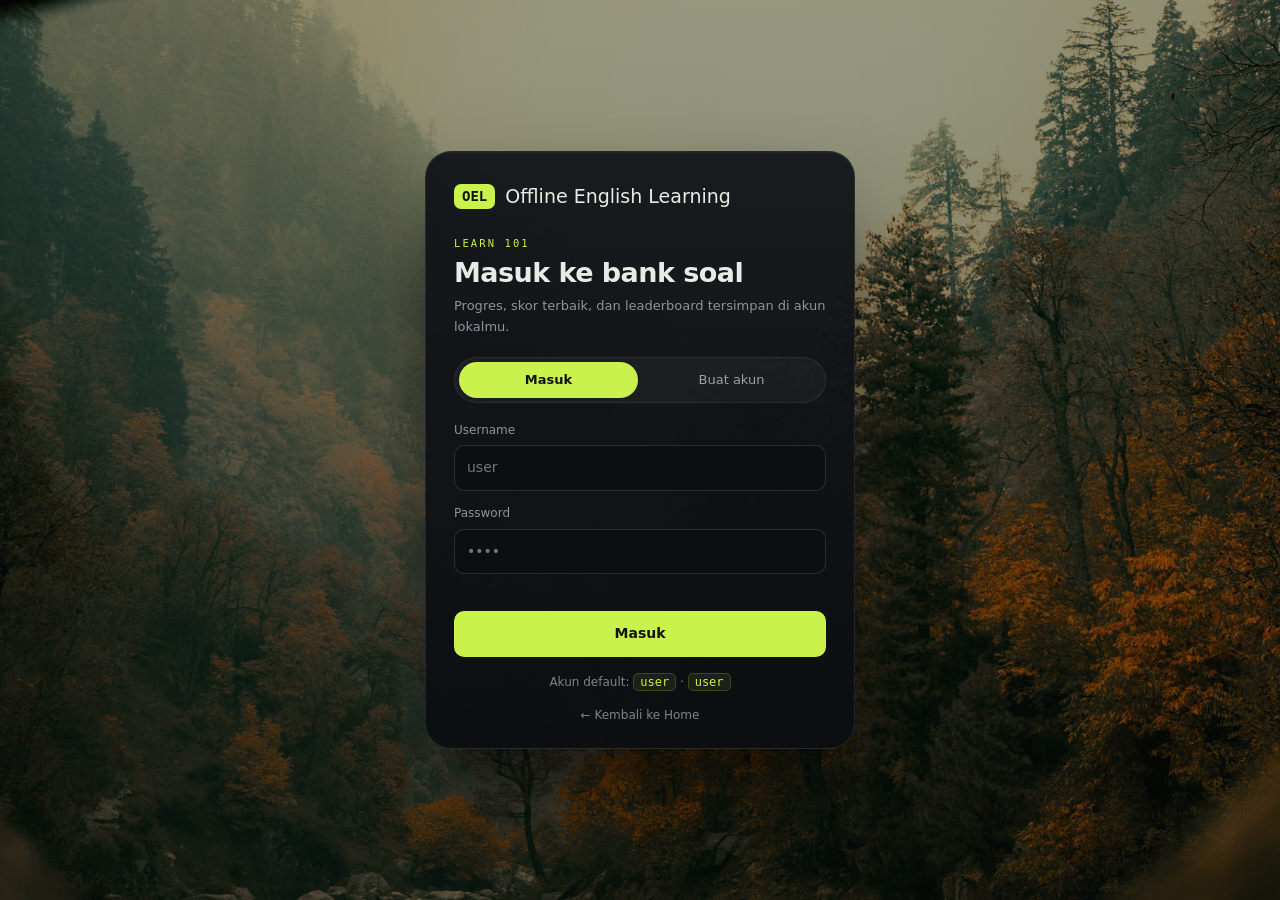
<file: static/learn.html>
<!doctype html>
<html lang="id">
<head>
<meta charset="utf-8">
<meta name="viewport" content="width=device-width, initial-scale=1">
<title>Learn 101 · OEL</title>
<script>
  (function () {
    try {
      var saved = localStorage.getItem("xl_theme");
      document.documentElement.dataset.theme = saved === "light" ? "light" : "dark";
    } catch (_) { document.documentElement.dataset.theme = "dark"; }
  })();
</script>
<link rel="stylesheet" href="/static/styles.css?v=6">
<link rel="stylesheet" href="/static/learn.css?v=7">
<link rel="icon" type="image/png" href="/static/assets/OEL.png">
<link rel="apple-touch-icon" href="/static/assets/OEL.png">
</head>
<body class="learn-body">

<!-- ───────────────────────── login ───────────────────────── -->
<div class="login-wrap" id="loginView">
  <div class="login-card">
    <div class="login-brand">
      <span class="mark">OEL</span>
      <span>Offline English Learning</span>
    </div>
    <p class="login-kicker">Learn 101</p>
    <h1 id="loginTitle">Masuk ke bank soal</h1>
    <p class="login-sub">Progres, skor terbaik, dan leaderboard tersimpan di akun lokalmu.</p>

    <div class="login-tabs">
      <button class="login-tab active" data-mode="login">Masuk</button>
      <button class="login-tab" data-mode="register">Buat akun</button>
    </div>

    <form id="authForm" autocomplete="on">
      <label class="login-field" id="nameField" hidden>Nama tampilan
        <input type="text" id="authName" maxlength="40" placeholder="Nama di leaderboard">
      </label>
      <label class="login-field">Username
        <input type="text" id="authUser" maxlength="24" placeholder="user" autocomplete="username" required>
      </label>
      <label class="login-field">Password
        <input type="password" id="authPass" minlength="3" placeholder="••••" autocomplete="current-password" required>
      </label>
      <p class="login-err" id="authErr"></p>
      <button class="login-btn" id="authSubmit" type="submit">Masuk</button>
    </form>

    <p class="login-hint">Akun default: <code>user</code> · <code>user</code></p>
    <a class="login-back" href="/">← Kembali ke Home</a>
  </div>
</div>

<!-- ───────────────────────── dashboard ───────────────────────── -->
<div class="learn-shell" id="dashView" hidden>
  <aside class="rail">
    <a class="rail-logo" href="/" title="OEL"><img src="/static/assets/OEL.png" alt="OEL" width="46" height="46"></a>
    <button class="rail-btn active" title="Dashboard" data-panel="dashboard">▦</button>
    <button class="rail-btn" title="Modules" data-panel="modules">▤</button>
    <button class="rail-btn" title="Leaderboard" data-panel="leaderboard">★</button>
    <button class="rail-btn" title="Settings" id="railSettings">⚙</button>
    <div class="rail-spacer"></div>
    <a class="rail-btn plus" title="Free practice" href="/?view=study">+</a>

    <div class="rail-user" id="railUser" tabindex="0">
      <span class="avatar" id="railAvatar" title="foto profil">U</span>
      <div class="user-pop">
        <b id="popName">—</b>
        <span class="user-handle" id="popHandle">@—</span>
        <div class="user-stats">
          <span><b id="popPoints">0</b> poin</span>
          <span><b id="popSets">0</b> set</span>
        </div>
        <div class="pop-avatar-actions">
          <button class="pop-btn" id="avatarPickBtn">Ganti foto</button>
          <button class="pop-btn ghost" id="avatarClearBtn">Hapus</button>
        </div>
        <p class="pop-msg" id="popMsg" hidden></p>
        <button class="pop-logout" id="logoutBtn">Keluar</button>
      </div>
    </div>
  </aside>

  <main class="learn-main">
    <div class="learn-top">
      <div class="learn-nav">
        <button class="lnav active" data-panel="dashboard">Dashboard</button>
        <button class="lnav" data-panel="modules">Modules</button>
        <button class="lnav" data-panel="leaderboard">Leaderboard</button>
      </div>
      <div class="learn-profile">
        <span class="avatar small" id="topAvatar">U</span>
        <div>
          <b id="topName">—</b>
          <span class="user-handle" id="topHandle">@—</span>
        </div>
        <a class="logout-link" href="/">Home</a>
      </div>
    </div>

    <div class="learn-head">
      <h1>Learn 101</h1>
      <div class="learn-tools">
        <label class="tool-select">Cari
          <input type="search" id="moduleSearch" placeholder="modul…">
        </label>
        <button class="tool-btn primary" id="freePracticeBtn">Free practice</button>
        <button class="tool-btn" id="uploadBtn">Upload set</button>
      </div>
    </div>

    <div class="dash-grid">
      <section class="dash-col">
        <div class="panel stats-panel">
          <div class="panel-head"><h3>Progres</h3><span class="panel-sub" id="statsSub">—</span></div>
          <div class="stat-grid">
            <div class="stat-card green">
              <span class="stat-label">Poin</span>
              <b id="statPoints">0</b>
              <span class="stat-foot">dari best score</span>
              <svg class="spark" viewBox="0 0 120 34" preserveAspectRatio="none">
                <path d="M0 28 L18 24 L36 26 L54 16 L72 19 L90 9 L108 12 L120 4" fill="none" stroke="#c9f24d" stroke-width="2"/>
              </svg>
            </div>
            <div class="stat-card orange">
              <span class="stat-label">Akurasi</span>
              <b id="statAcc">0%</b>
              <span class="stat-foot">semua set</span>
              <svg class="spark" viewBox="0 0 120 34" preserveAspectRatio="none">
                <path d="M0 22 L20 26 L40 18 L60 20 L80 12 L100 16 L120 8" fill="none" stroke="#ff9f43" stroke-width="2"/>
              </svg>
            </div>
          </div>
          <div class="stat-row">
            <span>Set dikerjakan</span><b id="statSets">0</b>
          </div>
          <div class="stat-row">
            <span>Soal tersedia</span><b id="statBank">0</b>
          </div>
        </div>

        <div class="panel modules-panel">
          <div class="panel-head">
            <h3>Modules</h3>
            <span class="panel-sub" id="modulesSub">—</span>
          </div>
          <div class="module-list" id="moduleList"></div>
          <p class="empty-note" id="moduleEmpty">Tidak ada modul yang cocok.</p>
        </div>
      </section>

      <section class="dash-col">
        <div class="panel board-panel">
          <div class="panel-head">
            <h3>Leaderboard</h3>
            <span class="panel-sub" id="boardSub">—</span>
          </div>
          <div class="board-list" id="boardList"></div>
          <p class="empty-note" id="boardEmpty">Belum ada skor. Selesaikan satu set dulu.</p>

          <div class="board-foot">
            <span><i class="dot green"></i> Kamu</span>
            <span><i class="dot dim"></i> Pemain lain</span>
          </div>
        </div>

        <div class="panel quick-panel">
          <div class="panel-head"><h3>Quick actions</h3></div>
          <div class="quick-grid">
            <a class="quick-card" href="/?view=study">
              <b>Free practice</b>
              <span>Upload TXT/JSON atau tempel soal sendiri.</span>
            </a>
            <a class="quick-card" href="/?view=listen">
              <b>Speaking &amp; Listening</b>
              <span>Latihan TTS + rekam suara dan bandingkan.</span>
            </a>
          </div>
        </div>
      </section>
    </div>
  </main>
</div>

<input type="file" id="avatarInput" accept="image/png,image/jpeg,image/webp,image/gif" hidden>

<!-- ───────────────────────── bio (profil legenda) ───────────────────────── -->
<div class="bio-modal" id="bioModal" hidden>
  <div class="bio-backdrop" id="bioBackdrop"></div>
  <div class="bio-card" role="dialog" aria-modal="true" aria-labelledby="bioName">
    <button class="bio-x" id="bioClose" aria-label="tutup">×</button>
    <div class="bio-head">
      <span class="bio-avatar" id="bioAvatar">N</span>
      <div class="bio-id">
        <p class="bio-kicker" id="bioKicker">legend · rank 01</p>
        <h2 id="bioName">Noshiro</h2>
        <span class="user-handle" id="bioHandle">@noshiro</span>
      </div>
    </div>
    <dl class="bio-list" id="bioList"></dl>
    <p class="bio-note" id="bioNote" data-editable="1">"Like someone spend whole life selling his milk until his forget how milk even tasted"</p>
  </div>
</div>

<script src="/static/learn.js?v=8"></script>
</body>
</html>
</file>
<file: static/styles.css>
/* OEL — Offline English Learning · Adaptive Studio Theme (Dark & Light) */

:root {
  --bg: #0d0e10;
  --panel: rgba(20, 22, 25, 0.85);
  --panel-2: rgba(26, 29, 33, 0.9);
  --line: rgba(255, 255, 255, 0.12);
  --line-2: rgba(255, 255, 255, 0.2);
  --text: #e9e7e2;
  --muted: #a0a8b3;
  --dim: #6c7580;
  --accent: #c9f24d;
  --accent-ink: #12140a;
  --info: #6ec9ff;
  --ok: #7ee08a;
  --warn: #ffb454;
  --bad: #ff6b6b;
  --mono: ui-monospace, "JetBrains Mono", "SFMono-Regular", Menlo, Consolas, monospace;
  --sans: system-ui, -apple-system, "Segoe UI", Roboto, "Helvetica Neue", sans-serif;
  --r: 12px;
  --field: rgba(17, 19, 22, 0.9);
}

* { box-sizing: border-box; }
html, body { height: 100%; }

body {
  margin: 0;
  background: var(--bg);
  color: var(--text);
  font-family: var(--sans);
  font-size: 15px;
  line-height: 1.55;
  background-image:
    linear-gradient(180deg, rgba(10, 13, 10, 0.32), rgba(10, 13, 10, 0.50)),
    url('/static/assets/bg.jpg');
  background-size: cover;
  background-position: center;
  background-attachment: fixed;
}

.mono { font-family: var(--mono); font-variant-ligatures: none; }
.muted { color: var(--muted); }
.meta { font-family: var(--mono); font-size: 11px; color: var(--dim); letter-spacing: .04em; text-transform: uppercase; }
.spacer { flex: 1; }
h3 { margin: 0 0 10px; font-size: 12px; letter-spacing: .14em; text-transform: uppercase; color: var(--muted); font-weight: 600; }
h3 .meta { text-transform: none; letter-spacing: 0; }

/* ── Topbar ─────────────────────────────────────────────── */
.topbar {
  display: flex;
  align-items: center;
  gap: 18px;
  flex-wrap: wrap;
  padding: 12px 22px;
  border-bottom: 1px solid var(--line);
  background: var(--panel);
  backdrop-filter: blur(14px);
  -webkit-backdrop-filter: blur(14px);
  position: sticky;
  top: 0;
  z-index: 20;
}

.brand { display: flex; align-items: baseline; gap: 9px; }
.brand .mark {
  font-family: var(--mono);
  font-weight: 700;
  color: var(--accent-ink);
  background: var(--accent);
  padding: 2px 7px;
  border-radius: 6px;
  font-size: 13.5px;
}
.brand .name { font-family: var(--sans); font-weight: 700; font-size: 20px; letter-spacing: .01em; }
.brand .tag { font-family: var(--mono); font-size: 10.5px; color: var(--dim); letter-spacing: .1em; text-transform: uppercase; }

.tabs { display: flex; gap: 4px; background: var(--panel-2); border: 1px solid var(--line); padding: 4px; border-radius: 999px; }
.tab {
  border: 0;
  background: transparent;
  color: var(--muted);
  font: inherit;
  font-size: 13.5px;
  padding: 6px 15px;
  border-radius: 999px;
  cursor: pointer;
  transition: .15s;
}
.tab:hover { color: var(--text); }
.tab.active { background: var(--accent); color: var(--accent-ink); font-weight: 600; }

/* Health / Status Bar Atas */
.health {
  display: flex;
  gap: 8px;
  margin-left: auto;
  align-items: center;
  background: rgba(0, 0, 0, 0.15);
  padding: 4px 8px;
  border-radius: 999px;
  border: 1px solid var(--line);
}
.chip {
  font-family: var(--mono);
  font-size: 11px;
  padding: 3px 10px;
  border-radius: 999px;
  border: 1px solid var(--line-2);
  color: var(--muted);
  background: var(--field);
  display: inline-flex;
  align-items: center;
  gap: 6px;
  transition: all .2s;
}
.chip::before { content: ""; width: 6px; height: 6px; border-radius: 50%; background: var(--dim); }
.chip.good { color: var(--ok); border-color: rgba(126, 224, 138, .4); background: rgba(126, 224, 138, .1); }
.chip.good::before { background: var(--ok); box-shadow: 0 0 6px rgba(126, 224, 138, 0.8); }
.chip.warn { color: var(--warn); border-color: rgba(255, 180, 84, .4); background: rgba(255, 180, 84, .1); }
.chip.warn::before { background: var(--warn); box-shadow: 0 0 6px rgba(255, 180, 84, 0.8); }
.chip.bad { color: var(--bad); border-color: rgba(255, 107, 107, .4); background: rgba(255, 107, 107, .1); }
.chip.bad::before { background: var(--bad); box-shadow: 0 0 6px rgba(255, 107, 107, 0.8); }

/* ── Layout ─────────────────────────────────────────────── */
main { padding: 22px; max-width: 1440px; margin: 0 auto; }
.view { display: none; gap: 18px; }
.view.active { display: grid; }
#view-listen.active { grid-template-columns: minmax(300px, 380px) 1fr; }
#view-practice.active { grid-template-columns: 1fr minmax(280px, 340px); }
#view-study.active { grid-template-columns: minmax(300px, 360px) 1fr; }
#view-settings.active { grid-template-columns: minmax(300px, 380px) 1fr; }

.col { display: flex; flex-direction: column; gap: 18px; min-width: 0; }
.card {
  background: var(--panel);
  backdrop-filter: blur(12px);
  -webkit-backdrop-filter: blur(12px);
  border: 1px solid var(--line);
  border-radius: var(--r);
  padding: 18px;
  scroll-margin-top: 88px;
}
.card.grow { flex: 1; min-height: 0; display: flex; flex-direction: column; }
.row-between { display: flex; align-items: center; justify-content: space-between; gap: 12px; flex-wrap: wrap; margin-bottom: 10px; }
.row-between h3 { margin: 0; }
.row-2 { display: grid; grid-template-columns: 1fr 1fr; gap: 12px; }

/* ── Controls ───────────────────────────────────────────── */
.btn {
  font: inherit;
  font-size: 13.5px;
  color: var(--text);
  background: var(--panel-2);
  border: 1px solid var(--line-2);
  border-radius: 9px;
  padding: 8px 14px;
  cursor: pointer;
  transition: .15s;
  white-space: nowrap;
}
.btn:hover:not(:disabled) { border-color: var(--accent); color: var(--accent); }
.btn:disabled { opacity: .45; cursor: not-allowed; }
.btn.primary { background: var(--accent); color: var(--accent-ink); border-color: var(--accent); font-weight: 650; }
.btn.primary:hover:not(:disabled) { filter: brightness(1.08); color: var(--accent-ink); }
.btn.accent { border-color: var(--accent); color: var(--accent); }
.btn.ghost { background: transparent; }
.btn.small { padding: 5px 10px; font-size: 12.5px; }
.btn-row { display: flex; gap: 8px; flex-wrap: wrap; }
.btn-row .btn { flex: 0 0 auto; }

select, input[type=text], input[type=password], input[type=number], textarea {
  font: inherit;
  color: var(--text);
  background: var(--field);
  border: 1px solid var(--line-2);
  border-radius: 8px;
  padding: 8px 10px;
  width: 100%;
}
select:focus, input:focus, textarea:focus { outline: none; border-color: var(--accent); }
textarea { resize: vertical; font-size: 14.5px; line-height: 1.55; }
input[type=range] { accent-color: var(--accent); width: 100%; padding: 0; }
.lbl { display: block; font-size: 12px; color: var(--muted); margin: 10px 0 4px; letter-spacing: .03em; }
.mini { display: flex; flex-direction: column; gap: 3px; font-size: 11px; color: var(--dim); letter-spacing: .06em; text-transform: uppercase; }
.mini select { padding: 5px 7px; font-size: 12.5px; width: auto; min-width: 104px; }
.mini input[type=range] { width: 110px; }
.check { display: flex; gap: 8px; align-items: flex-start; font-size: 13px; color: var(--muted); margin: 12px 0; cursor: pointer; }
.check input { accent-color: var(--accent); margin-top: 3px; }
.hint { font-size: 12.5px; color: var(--dim); margin: 10px 0 0; line-height: 1.5; }
.err { color: var(--bad); font-size: 12.5px; margin: 8px 0 0; white-space: pre-wrap; }
.empty { color: var(--dim); font-size: 13px; font-style: italic; margin: 6px 0 0; }

/* ── Dropzone ───────────────────────────────────────────── */
.drop {
  border: 1.5px dashed var(--line-2);
  border-radius: 10px;
  padding: 14px;
  text-align: center;
  margin-bottom: 6px;
  transition: .15s;
  background: var(--field);
}
.drop.over { border-color: var(--accent); background: rgba(201, 242, 77, .1); }
.drop-hint { margin: 0 0 9px; font-size: 12.5px; color: var(--muted); }
.drop-hint .mono { color: var(--accent); }

/* ── Chunk List & Study List ────────────────────────────── */
.chunks, .study-list { list-style: none; margin: 0; padding: 0; overflow: auto; max-height: 44vh; }
.card.grow .chunks { max-height: none; flex: 1; }
.chunks li, .study-list li {
  display: flex; gap: 10px; padding: 9px 10px; border-radius: 8px; cursor: pointer;
  border: 1px solid transparent; color: var(--muted); font-size: 13.5px; line-height: 1.5;
  transition: .12s;
}
.chunks li:hover, .study-list li:hover { background: var(--panel-2); color: var(--text); }
.chunks li.active, .study-list li.active { background: rgba(201, 242, 77, .12); border-color: var(--accent); color: var(--text); }
.chunks li .n, .study-list .n { font-family: var(--mono); font-size: 11px; color: var(--dim); padding-top: 3px; min-width: 20px; }
.chunks li.active .n { color: var(--accent); }
.chunks li .t { flex: 1; min-width: 0; }
.chunks li .w { font-family: var(--mono); font-size: 10.5px; color: var(--dim); margin-left: auto; padding-top: 3px; }

/* ── Stage ──────────────────────────────────────────────── */
.stage-top { display: flex; align-items: center; justify-content: space-between; gap: 16px; flex-wrap: wrap; margin-bottom: 14px; }
.stage-ctl { display: flex; gap: 16px; flex-wrap: wrap; align-items: flex-end; }
.idx { font-size: 12px; color: var(--accent); border: 1px solid var(--accent); padding: 2px 8px; border-radius: 6px; }
.chunk-text {
  font-family: var(--sans);
  font-weight: 600;
  font-size: clamp(20px, 2.3vw, 28px);
  line-height: 1.6;
  margin: 6px 0 20px;
  min-height: 96px;
  letter-spacing: .005em;
  color: var(--text);
}
.chunk-text .w { border-radius: 5px; padding: 0 2px; transition: background .08s; }
.chunk-text .w.on { background: var(--accent); color: var(--accent-ink); }

.transport { display: flex; gap: 9px; align-items: center; flex-wrap: wrap; }
#playBtn { min-width: 132px; }

/* ── Export Box ─────────────────────────────────────────── */
.export {
  background: var(--field);
  border: 1px solid var(--line);
  border-radius: 8px;
  padding: 12px;
  font-size: 12.5px;
  color: var(--muted);
  max-height: 190px;
  overflow: auto;
  white-space: pre-wrap;
  margin: 0;
}

/* ── Practice & Study Options ───────────────────────────── */
.stats { display: grid; grid-template-columns: repeat(5, 1fr); gap: 8px; margin: 6px 0 16px; }
.stat { background: var(--field); border: 1px solid var(--line); border-radius: 9px; padding: 9px 10px; text-align: center; }
.stat b { display: block; font-family: var(--mono); font-size: 19px; font-weight: 600; }
.stat span { font-size: 10.5px; color: var(--dim); text-transform: uppercase; letter-spacing: .05em; }
.stat:nth-child(1) b { color: var(--accent); }
.stat:nth-child(2) b { color: var(--ok); }
.stat:nth-child(3) b { color: var(--warn); }
.stat:nth-child(4) b { color: var(--bad); }
.stat:nth-child(5) b { color: var(--info); }

.study-options { display: grid; gap: 8px; margin: 16px 0 6px; }
.study-opt {
  display: flex; gap: 12px; align-items: flex-start; text-align: left; padding: 11px 14px;
  border-radius: 10px; border: 1px solid var(--line-2); background: var(--field); color: var(--text);
  font: inherit; font-size: 14px; cursor: pointer; transition: .12s;
}
.study-opt:hover { border-color: var(--accent); }
.study-opt .k { font-family: var(--mono); color: var(--accent); font-weight: 600; min-width: 18px; }
.study-opt.selected { border-color: var(--accent); background: rgba(201, 242, 77, .12); }
.study-opt.correct { border-color: var(--ok); background: rgba(126, 224, 138, .15); }
.study-opt.wrong { border-color: var(--bad); background: rgba(255, 107, 107, .15); }

/* ── Statusbar (Bawah) ─────────────────────────────────── */
.statusbar {
  display: flex; gap: 14px; align-items: center; padding: 8px 18px;
  font-family: var(--mono); font-size: 11px; color: var(--dim);
  background: var(--panel);
  border: 1px solid var(--line-2);
  border-radius: 999px;
  position: sticky; bottom: 12px; width: calc(100% - 28px); max-width: 760px; margin: 12px auto 8px;
  backdrop-filter: blur(12px); -webkit-backdrop-filter: blur(12px);
  box-shadow: 0 12px 30px rgba(0, 0, 0, 0.2);
}
.statusbar #statusText { display: inline-flex; align-items: center; gap: 9px; color: var(--text); }
.statusbar #statusText::before {
  content: ""; width: 6px; height: 6px; border-radius: 50%; flex: 0 0 auto;
  background: var(--accent); box-shadow: 0 0 10px var(--accent);
}
.statusbar #statusRight { color: var(--dim); }
.subbar { display: flex; align-items: center; gap: 12px; max-width: 1440px; margin: 12px auto 0; padding: 0 22px; }
.subbar[hidden] { display: none; }

/* ═══════════════════════════ Home View ═══════════════════════════ */
.home-wrap { max-width: 1120px; margin: 0 auto; display: flex; flex-direction: column; gap: 28px; width: 100%; }
.home-hero { text-align: center; padding: 14px 10px 0; }
.home-hero .kicker {
  font-family: var(--mono);
  font-size: 11px;
  letter-spacing: .22em;
  text-transform: uppercase;
  color: var(--accent);
  margin: 0 0 10px;
}
.home-hero h1 {
  font-family: var(--sans);
  font-weight: 700;
  letter-spacing: -.02em;
  font-size: clamp(28px, 4vw, 44px);
  line-height: 1.12;
  margin: 0;
  color: var(--text);
}
.home-hero h1 em { font-style: normal; color: var(--accent); }
.home-sub {
  color: var(--muted);
  font-size: 14.5px;
  max-width: 52ch;
  margin: 10px auto 0;
}

.home-grid {
  display: grid;
  grid-template-columns: repeat(2, minmax(0, 1fr));
  gap: 20px;
  max-width: 920px;
  margin: 0 auto;
  width: 100%;
}

.home-card {
  position: relative;
  min-height: 420px;
  border-radius: 24px;
  overflow: hidden;
  display: flex;
  align-items: flex-end;
  background: var(--panel);
  backdrop-filter: blur(12px); -webkit-backdrop-filter: blur(12px);
  color: var(--text);
  border: 1px solid var(--line);
  box-shadow: 0 25px 60px -25px rgba(0, 0, 0, 0.4);
  cursor: pointer;
  isolation: isolate;
  transition: transform .4s cubic-bezier(.2, .7, .2, 1), box-shadow .4s cubic-bezier(.2, .7, .2, 1), border-color .4s;
  animation: fadeUp .55s cubic-bezier(.2, .7, .2, 1) both;
}
.home-card:hover {
  transform: translateY(-6px);
  border-color: var(--accent);
  box-shadow: 0 35px 70px -25px rgba(0, 0, 0, 0.5);
}

.home-art { position: absolute; inset: 0; z-index: 0; overflow: hidden; transition: transform .7s cubic-bezier(.2, .7, .2, 1); }
.home-card:hover .home-art { transform: scale(1.035); }

.home-card.learn .home-art {
  background-image:
    linear-gradient(160deg, rgba(8, 18, 12, .25) 0%, rgba(6, 10, 7, .75) 100%),
    url('/static/assets/learn.jpg');
  background-size: cover; background-position: center;
}
.home-card.studio .home-art {
  background-image:
    linear-gradient(160deg, rgba(10, 16, 26, .28) 0%, rgba(5, 9, 14, .80) 100%),
    url('/static/assets/listen.jpg');
  background-size: cover; background-position: center;
}

.home-body {
  position: relative; z-index: 2; width: 100%; padding: 24px 22px 20px;
  background: linear-gradient(180deg, rgba(6, 10, 7, 0) 0%, rgba(6, 10, 7, .66) 34%, rgba(6, 10, 7, .94) 100%);
}
.home-kicker { font-family: var(--mono); font-size: 10.5px; letter-spacing: .18em; text-transform: uppercase; color: var(--accent); }
.home-body h2 { font-size: clamp(21px, 2.2vw, 26px); font-weight: 600; letter-spacing: -.01em; margin: .28em 0 .34em; line-height: 1.15; color: #fff; }
.home-body p { color: rgba(255, 255, 255, 0.85); font-size: 13.4px; line-height: 1.5; margin: 0; max-width: 44ch; }

.home-chips { display: flex; flex-wrap: wrap; gap: 7px; margin: 12px 0 15px; }
.home-chip {
  display: inline-flex; align-items: center; gap: 7px;
  font-family: var(--mono); font-size: 10px; letter-spacing: .08em; text-transform: uppercase;
  padding: 6px 11px; border-radius: 999px; color: #eaf6d8;
  background: rgba(8, 12, 9, .55); border: 1px solid rgba(201, 242, 77, .28);
  backdrop-filter: blur(10px);
}
.home-chip::before {
  content: ""; width: 5px; height: 5px; border-radius: 50%; flex: 0 0 auto;
  background: var(--accent); box-shadow: 0 0 8px rgba(201, 242, 77, .9);
}

.home-cta {
  width: 100%; padding: 12px 16px; border-radius: 999px; border: 0;
  background: #fff; color: #12140a; font: inherit; font-weight: 600; font-size: 13.5px;
  cursor: pointer; transition: transform .2s, background .2s, color .2s;
}
.home-cta:hover { transform: translateY(-1px); background: var(--accent); }
.home-cta.ghost { background: transparent; color: #fff; border: 1px solid rgba(255, 255, 255, .38); }
.home-cta.ghost:hover { background: rgba(255, 255, 255, .12); color: #fff; }
.home-actions { display: flex; gap: 10px; }
.home-actions .home-cta { flex: 1; }

.theme-btn {
  width: 36px; height: 36px; border-radius: 50%; border: 1px solid var(--line-2);
  background: var(--panel-2); color: var(--text); cursor: pointer; font-size: 15px;
  display: grid; place-items: center; transition: .2s; flex: 0 0 auto;
}
.theme-btn:hover { border-color: var(--accent); color: var(--accent); transform: rotate(12deg); }

/* ═══════════════════════ LIGHT MODE OVERRIDES ═══════════════════════ */
html[data-theme="light"] {
  --bg: #eef2e6;
  --panel: rgba(255, 255, 255, 0.88);
  --panel-2: rgba(240, 245, 233, 0.95);
  --field: rgba(255, 255, 255, 0.98);
  --line: rgba(0, 0, 0, 0.12);
  --line-2: rgba(0, 0, 0, 0.22);
  --text: #141a10;
  --muted: #4a5640;
  --dim: #6e7c62;
  --accent: #527c00;
  --accent-ink: #ffffff;
  --ok: #23733b;
  --warn: #a05c00;
  --bad: #b82e2e;
  color-scheme: light;
}

html[data-theme="light"] body {
  background-image:
    linear-gradient(180deg, rgba(245, 248, 240, 0.45), rgba(238, 242, 230, 0.68)),
    url('/static/assets/bg.jpg');
}

/* Light Mode Home Card Tweaks */
html[data-theme="light"] .home-card {
  box-shadow: 0 20px 45px -20px rgba(0, 0, 0, 0.15);
}
html[data-theme="light"] .home-card.learn .home-art {
  background-image:
    linear-gradient(160deg, rgba(230, 242, 225, 0.3) 0%, rgba(195, 220, 185, 0.78) 100%),
    url('/static/assets/learn.jpg');
}
html[data-theme="light"] .home-card.studio .home-art {
  background-image:
    linear-gradient(160deg, rgba(225, 235, 245, 0.3) 0%, rgba(188, 212, 234, 0.78) 100%),
    url('/static/assets/listen.jpg');
}
html[data-theme="light"] .home-body {
  background: linear-gradient(180deg, rgba(255, 255, 255, 0) 0%, rgba(255, 255, 255, 0.75) 35%, rgba(255, 255, 255, 0.96) 100%);
}
html[data-theme="light"] .home-body h2 { color: #141a10; }
html[data-theme="light"] .home-body p { color: #3a4632; }

html[data-theme="light"] .home-chip {
  background: rgba(255, 255, 255, 0.9);
  border-color: rgba(82, 124, 0, 0.3);
  color: #2d4500;
}
html[data-theme="light"] .home-cta {
  background: #141a10;
  color: #ffffff;
}
html[data-theme="light"] .home-cta:hover {
  background: #527c00;
  color: #ffffff;
}
html[data-theme="light"] .home-cta.ghost {
  background: transparent;
  color: #141a10;
  border: 1px solid rgba(20, 26, 16, 0.35);
}
html[data-theme="light"] .home-cta.ghost:hover {
  background: rgba(82, 124, 0, 0.12);
  color: #141a10;
}

/* ═══════════════════════ Responsive & Animations ═══════════════════════ */
@keyframes fadeUp { from { opacity: 0; transform: translateY(16px); } to { opacity: 1; transform: none; } }
@keyframes popIn { from { opacity: 0; transform: scale(.97); } to { opacity: 1; transform: none; } }

.view.active > .col { animation: fadeUp .35s ease both; }
.view.active > .col:nth-child(2) { animation-delay: .06s; }
.card { animation: fadeUp .4s ease both; }

@media (max-width: 1040px) {
  .view.active { grid-template-columns: 1fr !important; }
  .stats { grid-template-columns: repeat(3, 1fr); }
  main { padding: 14px; }
  .topbar { gap: 12px; padding: 12px 14px; }
  .health { margin-left: 0; }
}

@media (prefers-reduced-motion: reduce) {
  *, *::before, *::after { animation-duration: .001ms !important; animation-iteration-count: 1 !important; transition-duration: .001ms !important; }
}

/* statusbar: simplified (text only) */
.statusbar{
  background:transparent;
  border:0;
  box-shadow:none;
  justify-content:center;
  max-width:620px;
  padding:6px 12px;
  color:var(--dim);
  font-size:10.5px;
}
html[data-theme="light"] .statusbar{
  background:transparent;
  border:0;
  box-shadow:none;
}

/* ═══════════════════════ ALERT / LAPORKAN KESALAHAN ═══════════════════════ */
:root{ --alert: #ff7a1a; --alert-soft: rgba(255,122,26,.14); }

.card-dots{
  position:absolute; top:14px; right:14px; z-index:4;
  display:inline-flex; align-items:center; justify-content:center; gap:5px;
  width:56px; height:34px; padding:0;
  border-radius:12px; border:1px solid rgba(255,255,255,.16);
  background:rgba(10,12,10,.55);
  backdrop-filter:blur(10px); -webkit-backdrop-filter:blur(10px);
  cursor:pointer; transition:.18s ease;
}
.card-dots span{
  width:5px; height:5px; border-radius:50%; background:#eef3e6;
  transition:.18s ease;
}
.card-dots:hover{
  background:rgba(12,14,12,.82); border-color:var(--alert);
  transform:translateY(-1px);
}
.card-dots:hover span{ background:var(--alert); box-shadow:0 0 8px rgba(255,122,26,.85); }
.card-dots:hover span:nth-child(2){ transform:scale(1.15); }
.card-dots:focus-visible{ outline:2px solid var(--alert); outline-offset:2px; }

html[data-theme="light"] .card-dots{
  background:rgba(255,255,255,.72); border-color:rgba(20,24,18,.18);
}
html[data-theme="light"] .card-dots span{ background:#1d231c; }

.report-modal{ position:fixed; inset:0; z-index:120; display:grid; place-items:center; padding:20px; }
.report-modal[hidden]{ display:none; }
.report-backdrop{
  position:absolute; inset:0; background:rgba(4,6,5,.66);
  backdrop-filter:blur(6px); -webkit-backdrop-filter:blur(6px);
}
.report-card{
  position:relative; width:min(94vw, 470px); padding:24px; border-radius:22px;
  background:linear-gradient(180deg,#181c19,#101310);
  border:1px solid rgba(255,255,255,.1);
  box-shadow:0 40px 90px -30px #000, inset 0 1px 0 rgba(255,255,255,.05);
  animation:reportIn .2s cubic-bezier(.2,.7,.2,1) both;
}
@keyframes reportIn{ from{ opacity:0; transform:translateY(10px) scale(.985); } to{ opacity:1; transform:none; } }
.report-x{
  position:absolute; top:12px; right:12px; width:30px; height:30px; border-radius:50%;
  border:1px solid rgba(255,255,255,.14); background:rgba(255,255,255,.05);
  color:#cfd5cd; font-size:16px; line-height:1; cursor:pointer; transition:.15s;
}
.report-x:hover{ background:rgba(255,255,255,.12); color:#fff; }
.report-head{ display:flex; align-items:center; gap:14px; padding-right:34px; }
.report-sig{
  display:inline-flex; align-items:center; gap:4px; flex:0 0 auto;
  width:52px; height:34px; border-radius:11px; justify-content:center;
  background:var(--alert-soft); border:1px solid rgba(255,122,26,.34);
}
.report-sig i{ width:5px; height:5px; border-radius:50%; background:var(--alert); box-shadow:0 0 7px rgba(255,122,26,.7); }
.report-kicker{
  font-family:var(--mono); font-size:9.5px; letter-spacing:.2em; text-transform:uppercase;
  color:var(--alert); margin:0 0 3px;
}
.report-card h2{ margin:0; font-size:21px; letter-spacing:-.01em; color:#f3f6ef; font-weight:600; }
.report-sub{ margin:16px 0 18px; font-size:12.5px; line-height:1.55; color:#a7aea6; }
.report-sub b{ color:#e7ecdf; font-weight:600; }
.report-list{ display:flex; flex-direction:column; gap:8px; }
.report-item{
  display:flex; align-items:center; gap:12px; padding:11px 13px;
  border-radius:14px; text-decoration:none; color:inherit;
  background:rgba(255,255,255,.035); border:1px solid rgba(255,255,255,.08);
  transition:.16s ease;
}
.report-item:hover{
  background:rgba(255,122,26,.08); border-color:rgba(255,122,26,.4);
  transform:translateY(-1px);
}
.report-ico{
  flex:0 0 auto; width:34px; height:34px; border-radius:10px; display:grid; place-items:center;
  font-family:var(--mono); font-size:11px; font-weight:700;
  background:rgba(255,255,255,.06); color:#dfe5d8; border:1px solid rgba(255,255,255,.1);
}
.report-item:hover .report-ico{ background:var(--alert); color:#141008; border-color:var(--alert); }
.report-txt{ display:flex; flex-direction:column; gap:1px; min-width:0; }
.report-txt b{ font-size:12.5px; color:#eef3e6; font-weight:600; }
.report-txt i{
  font-family:var(--mono); font-style:normal; font-size:9.5px; letter-spacing:.04em;
  color:#79817a; overflow:hidden; text-overflow:ellipsis; white-space:nowrap;
}
.report-arrow{ margin-left:auto; color:#6f7770; font-size:13px; }
.report-item:hover .report-arrow{ color:var(--alert); }
.report-foot{
  margin:16px 0 0; font-family:var(--mono); font-size:9.5px; letter-spacing:.02em;
  color:#6b736b; line-height:1.5;
}
html[data-theme="light"] .report-card{ background:linear-gradient(180deg,#fff,#f4f7ee); border-color:rgba(20,24,18,.12); }
html[data-theme="light"] .report-card h2{ color:#161b14; }
html[data-theme="light"] .report-sub{ color:#525c50; }
html[data-theme="light"] .report-item{ background:rgba(20,24,18,.035); border-color:rgba(20,24,18,.08); }
html[data-theme="light"] .report-txt b{ color:#161b14; }
html[data-theme="light"] .report-ico{ background:rgba(20,24,18,.06); color:#2a3327; border-color:rgba(20,24,18,.1); }

/* ═══════════════════════ HOME CARD · ORGANIC NOTCH SHAPE ═══════════════════════ */
.home-grid{max-width:884px;gap:32px}
.home-card{
  --dot-size:70px;
  --dot-top:-6px;
  --notch-center-x:35px;
  --notch-center-y:29px;
  --notch-radius:42px;
  min-height:420px;
  display:block;
  overflow:visible;
  background:transparent;
  border:0;
  box-shadow:none;
  backdrop-filter:none;
  -webkit-backdrop-filter:none;
  isolation:isolate;
}
.home-card:hover{
  border-color:transparent;
  box-shadow:none;
  transform:translateY(-5px);
}
.home-surface{
  position:absolute;
  inset:0;
  display:flex;
  align-items:flex-end;
  overflow:hidden;
  border:1px solid var(--line);
  border-radius:42px;
  background:var(--panel);
  box-shadow:0 24px 58px -26px rgba(0,0,0,.52), inset 0 1px 0 rgba(255,255,255,.06);
  -webkit-mask-image:
    radial-gradient(circle var(--notch-radius) at calc(100% - var(--notch-center-x)) var(--notch-center-y), transparent 0 calc(var(--notch-radius) - 1px), #000 var(--notch-radius)),
    linear-gradient(#000 0 0);
  -webkit-mask-composite:source-in;
  mask-image:
    radial-gradient(circle var(--notch-radius) at calc(100% - var(--notch-center-x)) var(--notch-center-y), transparent 0 calc(var(--notch-radius) - 1px), #000 var(--notch-radius)),
    linear-gradient(#000 0 0);
  mask-composite:intersect;
}
.home-card:hover .home-surface{
  border-color:rgba(201,242,77,.46);
  box-shadow:0 32px 70px -28px rgba(0,0,0,.62), inset 0 1px 0 rgba(255,255,255,.09);
}
.home-card:focus-visible{outline:0}
.home-card:focus-visible .home-surface{outline:2px solid var(--accent);outline-offset:4px}
.home-card .home-art{transition:transform .75s cubic-bezier(.2,.7,.2,1),filter .35s ease}
.home-card:hover .home-art{transform:scale(1.045);filter:saturate(1.05)}
.home-card .home-body{padding:24px 22px 20px}
.home-card .home-body h2{font-size:clamp(20px,1.5vw,23px)}
.home-card .home-body p{max-width:none;font-size:13px;line-height:1.45}
.home-card .home-chips{gap:6px;margin:12px 0 15px}
.home-card .home-chip{font-size:9px;letter-spacing:.06em;padding:5px 9px}
.card-dots{
  top:var(--dot-top);
  right:0;
  z-index:6;
  width:var(--dot-size);
  height:var(--dot-size);
  gap:5px;
  border-radius:50%;
  border:1px solid rgba(255,255,255,.11);
  background:rgba(20,23,24,.92);
  box-shadow:0 8px 24px rgba(0,0,0,.3),inset 0 1px 0 rgba(255,255,255,.06);
}
.card-dots span{width:6px;height:6px;background:#f1f4ee}
.card-dots:hover{background:rgba(20,23,24,.97);transform:scale(1.04)}
.card-dots:hover span{background:var(--alert);box-shadow:0 0 9px rgba(255,122,26,.8)}
html[data-theme="light"] .home-surface{box-shadow:0 22px 52px -28px rgba(24,34,19,.32),inset 0 1px 0 rgba(255,255,255,.32)}
html[data-theme="light"] .card-dots{background:rgba(30,35,31,.9);border-color:rgba(255,255,255,.18)}
html[data-theme="light"] .card-dots span{background:#f1f4ee}

@media(max-width:760px){
  .home-grid{grid-template-columns:minmax(0,1fr);max-width:470px;gap:24px}
  .home-card{min-height:400px;--dot-size:64px;--dot-top:-5px;--notch-center-x:32px;--notch-center-y:27px;--notch-radius:39px}
  .home-card .home-body{padding:24px 20px 19px}
}
@media(max-width:420px){
  .home-card{min-height:390px;border-radius:34px}
  .home-surface{border-radius:34px}
  .home-card .home-body{padding:22px 17px 17px}
  .home-body h2{font-size:21px}
  .home-body p{font-size:12.8px}
  .home-chips{gap:6px}
  .home-chip{font-size:9px;padding:6px 9px}
}

/* ═══════════════════════ SPLASH · 3 DETIK ═══════════════════════ */
.splash{
  position:fixed;inset:0;z-index:9999;background:#000;
  display:grid;place-items:center;padding:24px;
  opacity:1;transition:opacity .9s ease;
}
.splash.out{opacity:0;pointer-events:none}
.splash-quote{
  margin:0;text-align:center;color:#f2f2ee;
  font-size:clamp(17px,2.4vw,22px);font-weight:500;letter-spacing:.01em;line-height:1.5;
  animation:splashIn 1s cubic-bezier(.2,.8,.2,1) both;
}
.splash-quote span{
  display:block;margin-top:14px;
  font-family:var(--mono);font-size:11px;letter-spacing:.22em;text-transform:uppercase;
  color:#7d837a;
}
@keyframes splashIn{from{opacity:0;transform:translateY(10px)}to{opacity:1;transform:none}}
@media (prefers-reduced-motion: reduce){ .splash-quote{animation:none} .splash{transition:none} }

/* ═══════════════════════ IOS-SMOOTH INTERACTIONS ═══════════════════════ */
:root{
  --ease-ios: cubic-bezier(.25,.9,.3,1);
  --spring-ios: cubic-bezier(.34,1.35,.4,1);
}
html{scroll-behavior:smooth}
body{-webkit-font-smoothing:antialiased;-webkit-tap-highlight-color:transparent;text-rendering:optimizeLegibility}

.home-card{transition:transform .5s var(--ease-ios),box-shadow .5s var(--ease-ios)}
.home-surface{transition:border-color .35s var(--ease-ios),box-shadow .5s var(--ease-ios)}
.home-art{transition:transform .8s var(--ease-ios),filter .45s var(--ease-ios)}
.home-cta{transition:transform .18s var(--ease-ios),background .25s var(--ease-ios),color .25s var(--ease-ios)}
.home-cta:active{transform:scale(.965)}
.tab{transition:color .2s var(--ease-ios),background .25s var(--ease-ios),transform .15s var(--ease-ios)}
.tab:active{transform:scale(.95)}
.card-dots{transition:transform .22s var(--spring-ios),background .25s var(--ease-ios),border-color .25s var(--ease-ios)}
.card-dots:active{transform:scale(.9)}
.card-dots span{transition:background .25s var(--ease-ios),box-shadow .25s var(--ease-ios),transform .25s var(--spring-ios)}
.report-item{transition:transform .18s var(--ease-ios),background .2s var(--ease-ios),border-color .2s var(--ease-ios)}
.report-item:active{transform:scale(.985)}
.report-card{animation:reportIn .32s cubic-bezier(.3,1.2,.35,1) both}
.report-backdrop{transition:opacity .3s var(--ease-ios)}
.theme-btn{transition:border-color .25s var(--ease-ios),color .25s var(--ease-ios),transform .35s var(--spring-ios)}
.theme-btn:active{transform:scale(.88)}
.home-chip{transition:border-color .25s var(--ease-ios),transform .2s var(--ease-ios)}
.home-card:hover .home-chip{transform:translateY(-1px)}
</file>
<file: static/learn.css>
/* Learn 101 — login + dashboard (dark studio, green/orange accents) */

.learn-body{
  min-height:100vh;
  margin:0;
  font-family:var(--sans);
  color:#e9ebe6;
}

/* ───────────────────────── login ───────────────────────── */
.login-wrap{
  min-height:100vh;
  display:grid;
  place-items:center;
  padding:26px;
}
.login-card{
  width:min(430px,100%);
  background:linear-gradient(180deg,rgba(19,22,26,.96),rgba(12,14,17,.98));
  border:1px solid rgba(255,255,255,.09);
  border-radius:26px;
  padding:30px 28px 24px;
  box-shadow:0 40px 90px -30px rgba(0,0,0,.85), inset 0 1px 0 rgba(255,255,255,.04);
  animation:fadeUp .45s ease both;
}
.login-brand{
  display:flex;align-items:center;gap:10px;
  font-family:var(--serif);font-size:19px;margin-bottom:24px;
}
.login-brand .mark{
  font-family:var(--mono);font-weight:700;color:#12140a;background:#c9f24d;
  padding:2px 8px;border-radius:7px;font-size:14px;
}
.login-kicker{
  font-family:var(--mono);font-size:10.5px;letter-spacing:.2em;text-transform:uppercase;
  color:#c9f24d;margin:0 0 6px;
}
.login-card h1{font-size:27px;line-height:1.15;margin:0 0 8px;letter-spacing:-.02em}
.login-sub{color:#8d949d;font-size:13px;margin:0 0 20px;line-height:1.55}

.login-tabs{
  display:flex;gap:4px;background:rgba(255,255,255,.04);
  border:1px solid rgba(255,255,255,.07);border-radius:999px;padding:4px;margin-bottom:18px;
}
.login-tab{
  flex:1;border:0;background:transparent;color:#9aa0a8;font:inherit;font-size:13px;
  padding:8px 12px;border-radius:999px;cursor:pointer;transition:.18s;
}
.login-tab.active{background:#c9f24d;color:#12140a;font-weight:700}

.login-field{display:flex;flex-direction:column;gap:6px;font-size:12px;color:#8d949d;margin-bottom:13px}
.login-field input{
  font:inherit;font-size:14px;color:#f1f3ee;background:#0c0f12;
  border:1px solid rgba(255,255,255,.12);border-radius:10px;padding:11px 12px;
}
.login-field input:focus{outline:none;border-color:#c9f24d}
.login-btn{
  width:100%;padding:12px;border:0;border-radius:10px;background:#c9f24d;color:#12140a;
  font:inherit;font-weight:700;font-size:14px;cursor:pointer;transition:.18s;margin-top:4px;
}
.login-btn:hover{filter:brightness(1.06)}
.login-btn:disabled{opacity:.6;cursor:wait}
.login-err{color:#ff6b6b;font-size:12.5px;min-height:18px;margin:6px 0 2px}
.login-hint{
  margin:16px 0 0;font-size:12px;color:#7d848d;text-align:center;
}
.login-hint code{font-family:var(--mono);color:#c9f24d;background:rgba(201,242,77,.08);
  padding:1px 6px;border-radius:5px;border:1px solid rgba(201,242,77,.18)}
.login-back{display:block;text-align:center;margin-top:14px;color:#7d848d;font-size:12px;text-decoration:none}
.login-back:hover{color:#c9f24d}

/* ───────────────────────── dashboard shell ───────────────────────── */
.learn-shell{
  max-width:1320px;margin:20px auto;
  display:flex;min-height:calc(100vh - 40px);
  background:#0d0f12;border:1px solid rgba(255,255,255,.08);
  border-radius:28px;overflow:hidden;
  box-shadow:0 40px 100px -40px rgba(0,0,0,.9);
  animation:fadeUp .4s ease;
}
.rail{
  width:84px;flex:0 0 84px;background:#0a0c0f;border-right:1px solid rgba(255,255,255,.06);
  display:flex;flex-direction:column;align-items:center;gap:10px;padding:18px 0;
}
.rail-logo{
  width:46px;height:46px;border-radius:50%;background:#f3f5ef;color:#0c0f12;
  display:grid;place-items:center;font-family:var(--mono);font-weight:800;font-size:16px;
  margin-bottom:8px;
}
.rail-btn{
  width:42px;height:42px;border-radius:50%;display:grid;place-items:center;
  background:rgba(255,255,255,.04);border:1px solid transparent;color:#9aa0a8;
  cursor:pointer;font-size:16px;text-decoration:none;transition:.18s;
}
.rail-btn:hover{background:rgba(255,255,255,.09);color:#fff}
.rail-btn.active{color:#c9f24d;border-color:rgba(201,242,77,.45);background:rgba(201,242,77,.08)}
.rail-spacer{flex:1}
.rail-btn.plus{font-size:22px;color:#c9f24d;background:rgba(201,242,77,.1);border-color:rgba(201,242,77,.3)}

.rail-user{position:relative;margin-top:6px;outline:none}
.avatar{
  width:44px;height:44px;border-radius:50%;display:grid;place-items:center;
  font-weight:700;font-size:14px;color:#10130b;
  background:linear-gradient(135deg,#c9f24d,#7fae1f);
  border:2px solid rgba(255,255,255,.18);cursor:pointer;
}
.avatar.small{width:36px;height:36px;font-size:12px}
.user-pop{
  position:absolute;left:56px;bottom:0;width:228px;padding:14px;
  background:#171b20;border:1px solid rgba(255,255,255,.12);border-radius:16px;
  box-shadow:0 24px 50px -20px rgba(0,0,0,.9);
  opacity:0;pointer-events:none;transform:translateY(6px);transition:.2s;z-index:20;
}
.rail-user:hover .user-pop,
.rail-user:focus-within .user-pop{opacity:1;pointer-events:auto;transform:none}
.user-pop b{display:block;font-size:14px}
.user-handle{font-family:var(--mono);font-size:10.5px;color:#7d848d;letter-spacing:.04em}
.user-stats{display:flex;gap:14px;margin:12px 0;font-size:12px;color:#8d949d}
.user-stats b{display:inline;color:#c9f24d}
.pop-logout{
  width:100%;padding:8px;border-radius:8px;border:1px solid rgba(255,107,107,.35);
  background:transparent;color:#ff8a8a;font:inherit;font-size:12px;cursor:pointer;
}
.pop-logout:hover{background:rgba(255,107,107,.1)}

/* ───────────────────────── main ───────────────────────── */
.learn-main{flex:1;min-width:0;padding:24px 28px 30px;background:
  radial-gradient(800px 400px at 80% -10%, rgba(201,242,77,.05), transparent 60%), #0d0f12}
.learn-top{display:flex;align-items:center;justify-content:space-between;gap:16px;flex-wrap:wrap;margin-bottom:26px}
.learn-nav{display:flex;gap:8px}
.lnav{
  border:1px solid rgba(255,255,255,.09);background:rgba(255,255,255,.04);
  color:#b7bdc6;font:inherit;font-size:12.5px;padding:9px 16px;border-radius:999px;cursor:pointer;transition:.18s;
}
.lnav:hover{color:#fff;background:rgba(255,255,255,.08)}
.lnav.active{background:#c9f24d;border-color:#c9f24d;color:#12140a;font-weight:700}
.learn-profile{display:flex;align-items:center;gap:10px}
.learn-profile b{display:block;font-size:12.5px}
.logout-link{
  margin-left:14px;font-size:11.5px;color:#9aa0a8;text-decoration:none;
  border:1px solid rgba(255,255,255,.1);padding:6px 11px;border-radius:999px;
}
.logout-link:hover{color:#c9f24d;border-color:rgba(201,242,77,.4)}

.learn-head{display:flex;align-items:flex-end;justify-content:space-between;gap:18px;flex-wrap:wrap;margin-bottom:20px}
.learn-head h1{
  font-size:clamp(30px,3.4vw,46px);line-height:1;margin:0;letter-spacing:-.03em;
  text-transform:uppercase;font-weight:800;
}
.learn-tools{display:flex;gap:8px;flex-wrap:wrap}
.tool-select{
  display:flex;align-items:center;gap:8px;font-size:11px;color:#8d949d;
  border:1px solid rgba(255,255,255,.1);background:rgba(255,255,255,.03);
  border-radius:999px;padding:6px 10px;
}
.tool-select input{
  background:transparent;border:0;color:#f1f3ee;font:inherit;font-size:12px;width:110px;
}
.tool-select input:focus{outline:none}
.tool-btn{
  border:1px solid rgba(255,255,255,.12);background:rgba(255,255,255,.04);
  color:#e9ebe6;font:inherit;font-size:12px;padding:9px 15px;border-radius:999px;cursor:pointer;
}
.tool-btn:hover{border-color:rgba(201,242,77,.4);color:#c9f24d}
.tool-btn.primary{background:#c9f24d;border-color:#c9f24d;color:#12140a;font-weight:700}
.tool-btn.primary:hover{filter:brightness(1.06);color:#12140a}

.dash-grid{display:grid;grid-template-columns:minmax(0,.95fr) minmax(0,1.15fr);gap:18px;align-items:start}
.dash-col{display:flex;flex-direction:column;gap:18px;min-width:0}
.panel{
  background:#15181d;border:1px solid rgba(255,255,255,.07);border-radius:20px;padding:18px 18px 16px;
  animation:fadeUp .35s ease both;
}
.dash-col:nth-child(2) .panel:nth-child(2){animation-delay:.08s}
.panel-head{display:flex;align-items:baseline;justify-content:space-between;gap:10px;margin-bottom:14px}
.panel-head h3{
  margin:0;font-family:var(--mono);font-size:10.5px;letter-spacing:.16em;text-transform:uppercase;color:#9aa0a8;
}
.panel-sub{font-family:var(--mono);font-size:10.5px;color:#6f767f}

/* stats */
.stat-grid{display:grid;grid-template-columns:1fr 1fr;gap:12px}
.stat-card{
  position:relative;border-radius:16px;padding:14px;overflow:hidden;
  background:#101317;border:1px solid rgba(255,255,255,.07);
}
.stat-label{font-family:var(--mono);font-size:9.5px;letter-spacing:.14em;text-transform:uppercase;color:#8d949d}
.stat-card b{display:block;font-size:30px;line-height:1.1;margin:6px 0 2px;letter-spacing:-.03em}
.stat-card.green b{color:#c9f24d}
.stat-card.orange b{color:#ff9f43}
.stat-foot{font-size:10.5px;color:#6f767f}
.spark{width:100%;height:30px;display:block;margin-top:10px;opacity:.8}
.stat-row{
  display:flex;align-items:center;justify-content:space-between;
  padding:9px 2px;border-top:1px dashed rgba(255,255,255,.07);font-size:12px;color:#9aa0a8;
}
.stat-row b{font-family:var(--mono);color:#e9ebe6;font-size:13px}

/* modules */
.module-list{display:flex;flex-direction:column;gap:6px;max-height:420px;overflow-y:auto;padding-right:2px}
.module-row{
  display:grid;grid-template-columns:1fr auto;gap:10px;align-items:center;
  padding:10px 11px;border-radius:11px;border:1px solid transparent;
  text-decoration:none;color:inherit;transition:.16s;
}
.module-row:hover{background:rgba(255,255,255,.04);border-color:rgba(201,242,77,.22)}
.module-name{font-size:12.5px;font-weight:600;line-height:1.35}
.module-meta{display:flex;gap:6px;margin-top:4px;flex-wrap:wrap}
.module-count{font-family:var(--mono);font-size:9.5px;color:#7d848d}
.module-tag{
  font-family:var(--mono);font-size:8.5px;letter-spacing:.06em;text-transform:uppercase;
  padding:2px 6px;border-radius:999px;border:1px solid rgba(255,255,255,.1);color:#8d949d;
}
.module-tag.easy{color:#9ad64a;border-color:rgba(154,214,74,.3)}
.module-tag.medium{color:#ffb454;border-color:rgba(255,180,84,.3)}
.module-tag.hard{color:#ff7d7d;border-color:rgba(255,107,107,.3)}
.module-arrow{font-size:15px;color:#5f6771}
.module-row:hover .module-arrow{color:#c9f24d}
.module-progress{
  grid-column:1 / -1;height:4px;border-radius:999px;background:rgba(255,255,255,.06);overflow:hidden;
}
.module-progress i{display:block;height:100%;background:linear-gradient(90deg,#7fae1f,#c9f24d);border-radius:999px}

/* leaderboard */
.board-list{display:flex;flex-direction:column;gap:8px}
.board-row{
  display:grid;grid-template-columns:24px 34px minmax(0,1fr) auto;gap:10px;align-items:center;
  padding:8px 10px;border-radius:12px;border:1px solid transparent;position:relative;
}
.board-row.me{background:rgba(201,242,77,.07);border-color:rgba(201,242,77,.25)}
.board-rank{font-family:var(--mono);font-size:10.5px;color:#6f767f}
.board-row:nth-child(1) .board-rank{color:#c9f24d}
.board-avatar{
  width:30px;height:30px;border-radius:50%;display:grid;place-items:center;
  background:rgba(255,255,255,.08);font-size:10.5px;font-weight:700;color:#cfd5cd;
}
.board-row.me .board-avatar{background:#c9f24d;color:#12140a}
.board-name{font-size:12.5px;font-weight:600;line-height:1.2;overflow:hidden;text-overflow:ellipsis;white-space:nowrap}
.board-handle{font-family:var(--mono);font-size:9.5px;color:#6f767f}
.board-points{font-family:var(--mono);font-size:11.5px;color:#e9ebe6}
.board-bar{
  grid-column:3 / -1;height:5px;border-radius:999px;background:rgba(255,255,255,.05);overflow:hidden;
}
.board-bar i{display:block;height:100%;border-radius:999px;background:#3b4148}
.board-row.me .board-bar i{background:linear-gradient(90deg,#7fae1f,#c9f24d)}
.board-foot{display:flex;gap:16px;margin-top:14px;font-size:10.5px;color:#6f767f}
.dot{display:inline-block;width:6px;height:6px;border-radius:50%;margin-right:5px;vertical-align:1px}
.dot.green{background:#c9f24d}
.dot.dim{background:#3b4148}

.quick-grid{display:grid;grid-template-columns:1fr 1fr;gap:10px}
.quick-card{
  display:block;text-decoration:none;color:inherit;padding:13px;border-radius:13px;
  background:rgba(255,255,255,.03);border:1px solid rgba(255,255,255,.07);transition:.16s;
}
.quick-card:hover{border-color:rgba(201,242,77,.35);background:rgba(201,242,77,.05)}
.quick-card b{display:block;font-size:12.5px;margin-bottom:3px}
.quick-card span{font-size:11px;color:#8d949d;line-height:1.4;display:block}
.empty-note{font-size:11.5px;color:#6f767f;margin:8px 2px}

/* active panel states (JS scrolls/filters) */
.dash-grid[data-panel="modules"] .board-panel,
.dash-grid[data-panel="leaderboard"] .modules-panel{opacity:.55}

@media (max-width: 980px){
  .dash-grid{grid-template-columns:1fr}
  .learn-shell{flex-direction:column;margin:12px;border-radius:22px}
  .rail{width:100%;flex-basis:auto;flex-direction:row;padding:10px 14px;border-right:0;border-bottom:1px solid rgba(255,255,255,.06)}
  .rail-spacer{display:none}
  .rail-user{margin-left:auto;margin-top:0}
  .user-pop{left:auto;right:0;bottom:56px}
  .learn-main{padding:18px}
}
@media (max-width: 620px){
  .stat-grid,.quick-grid{grid-template-columns:1fr}
  .learn-profile .user-handle{display:none}
}

/* hidden attribute must win over display:flex/grid on login/dashboard */
[hidden]{display:none !important}

/* fixed shell: rail stays visible, main scrolls internally */
.learn-shell{height:calc(100vh - 40px)}
.learn-main{overflow-y:auto}
.module-list{scrollbar-width:thin;scrollbar-color:#3b4148 transparent}
.module-list::-webkit-scrollbar{width:6px}
.module-list::-webkit-scrollbar-thumb{background:#3b4148;border-radius:999px}
.learn-main::-webkit-scrollbar{width:8px}
.learn-main::-webkit-scrollbar-thumb{background:#2c3138;border-radius:999px}
@media (max-width:980px){
  .learn-shell{height:auto}
  .learn-main{overflow:visible}
}

.learn-body{color-scheme:dark}

/* ───────────────────────── foto profil + bio ───────────────────────── */
.rail-logo{overflow:hidden;padding:0;text-decoration:none}
.rail-logo img{width:100%;height:100%;object-fit:cover;border-radius:50%;display:block}

.avatar{overflow:hidden;padding:0}
.avatar.has-photo{background:#1d2228}
.avatar img{width:100%;height:100%;object-fit:cover;border-radius:50%;display:block}

.board-avatar{overflow:hidden}
.board-avatar.has-photo{background:#1d2228}
.board-avatar img{width:100%;height:100%;object-fit:cover;border-radius:50%;display:block}

.pop-avatar-actions{display:flex;gap:6px;margin:10px 0 0}
.pop-btn{
  flex:1;font:inherit;font-size:11px;padding:6px 8px;border-radius:9px;cursor:pointer;
  background:rgba(201,242,77,.14);color:#dff59a;border:1px solid rgba(201,242,77,.3);
  transition:.15s;
}
.pop-btn:hover{background:rgba(201,242,77,.24);color:#fff}
.pop-btn.ghost{background:transparent;border-color:rgba(255,255,255,.14);color:#9aa0a8}
.pop-btn.ghost:hover{background:rgba(255,255,255,.06);color:#fff}
.pop-msg{font-family:var(--mono);font-size:10px;color:#ff9f43;margin:8px 0 0;line-height:1.4}

.board-row.has-bio{cursor:pointer}
.board-row.has-bio:hover{background:rgba(255,255,255,.055);border-radius:12px}
.board-row.legend{box-shadow:inset 0 0 0 1px rgba(201,242,77,.28);border-radius:12px}
.crown{font-family:var(--mono);font-size:8.5px;letter-spacing:.1em;color:#c9f24d;text-transform:uppercase;vertical-align:1px}

body.modal-open{overflow:hidden}
.bio-modal{position:fixed;inset:0;z-index:60;display:grid;place-items:center;padding:20px}
.bio-modal[hidden]{display:none}
.bio-backdrop{position:absolute;inset:0;background:rgba(4,6,8,.72);backdrop-filter:blur(6px);-webkit-backdrop-filter:blur(6px)}
.bio-card{
  position:relative;width:min(92vw,400px);padding:26px;border-radius:22px;
  background:linear-gradient(180deg,#191e24,#12161a);
  border:1px solid rgba(201,242,77,.22);
  box-shadow:0 40px 90px -30px #000;animation:bioIn .18s ease-out;
}
@keyframes bioIn{from{opacity:0;transform:translateY(10px) scale(.98)}to{opacity:1;transform:none}}
.bio-head{display:flex;gap:16px;align-items:center}
.bio-avatar{
  width:76px;height:76px;border-radius:50%;flex:0 0 76px;display:grid;place-items:center;
  overflow:hidden;background:linear-gradient(135deg,#c9f24d,#7fae1f);
  color:#10130b;font-weight:800;font-size:22px;border:2px solid rgba(201,242,77,.45);
}
.bio-avatar img{width:100%;height:100%;object-fit:cover;border-radius:50%;display:block}
.bio-id{min-width:0}
.bio-kicker{font-family:var(--mono);font-size:9.5px;letter-spacing:.2em;text-transform:uppercase;color:#c9f24d;margin:0 0 4px}
.bio-card h2{font-size:22px;line-height:1.15;margin:0 0 2px;color:#f2f4ef;letter-spacing:-.01em}
.bio-list{margin:20px 0 0;display:grid;gap:0}
.bio-row{
  display:grid;grid-template-columns:88px 1fr;gap:12px;align-items:baseline;
  padding:9px 0;border-top:1px solid rgba(255,255,255,.075);
}
.bio-row dt{
  font-family:var(--mono);font-size:9.5px;letter-spacing:.16em;text-transform:uppercase;color:#7d848d;
}
.bio-row dd{margin:0;font-size:13px;color:#e6e9e2;line-height:1.45}
.bio-note{margin:16px 0 0;font-family:var(--mono);font-size:10px;color:#6f767f;letter-spacing:.03em}
.bio-x{
  position:absolute;top:10px;right:12px;width:30px;height:30px;border-radius:50%;
  border:1px solid rgba(255,255,255,.12);background:rgba(255,255,255,.05);color:#cfd5cd;
  font-size:16px;line-height:1;cursor:pointer;transition:.15s;
}
.bio-x:hover{background:rgba(255,255,255,.12);color:#fff}

/* ───────── v3: bar PTS hijau, logo terkunci, popover rapi ───────── */
.rail-logo{
  width:46px;height:46px;min-width:46px;max-width:46px;flex:0 0 46px;
  overflow:hidden;padding:0;border-radius:50%;
}
.rail-logo img{
  width:46px;height:46px;min-width:46px;max-width:46px;max-height:46px;
  object-fit:cover;display:block;border-radius:50%;
}

.avatar,.board-avatar,.bio-avatar{overflow:hidden}
.avatar img,.board-avatar img,.bio-avatar img{
  width:100%;height:100%;object-fit:cover;display:block;border-radius:50%;
}

/* bar PTS: hijau untuk semua baris */
.board-bar i{background:linear-gradient(90deg,#6f9d17,#c9f24d)}
.board-row.me .board-bar i{background:linear-gradient(90deg,#9ede32,#e6ff86)}
.board-row.legend .board-bar i{background:linear-gradient(90deg,#8ec71c,#e9ff7a)}

/* popover user: rapi + tombol jelas */
.user-pop{
  left:52px;width:258px;padding:16px;border-radius:18px;
  background:linear-gradient(180deg,#1b2026,#14181d);
  border:1px solid rgba(201,242,77,.2);
  box-shadow:0 30px 60px -24px rgba(0,0,0,.95);
}
.user-pop b{font-size:15px;line-height:1.2}
.user-pop .user-handle{display:block;margin-top:2px}
.user-stats{display:flex;gap:6px;margin:12px 0 0}
.user-stats span{
  display:inline-flex;align-items:center;gap:5px;padding:5px 9px;border-radius:999px;
  background:rgba(255,255,255,.05);border:1px solid rgba(255,255,255,.08);
  font-size:10.5px;color:#9aa0a8;
}
.user-stats b{display:inline;font-size:11.5px;color:#c9f24d}
.pop-avatar-actions{display:flex;gap:6px;margin:12px 0 0}
.pop-btn{
  flex:1;display:inline-flex;align-items:center;justify-content:center;gap:4px;
  font:inherit;font-size:11px;font-weight:600;padding:7px 8px;border-radius:10px;cursor:pointer;
  background:rgba(201,242,77,.16);color:#dff59a;border:1px solid rgba(201,242,77,.34);
  transition:.15s;
}
.pop-btn:hover{background:rgba(201,242,77,.28);color:#12140a;border-color:#c9f24d}
.pop-btn.ghost{background:transparent;border-color:rgba(255,255,255,.16);color:#a6adb6;font-weight:500}
.pop-btn.ghost:hover{background:rgba(255,255,255,.08);color:#fff}
.pop-msg{margin:8px 0 0}
.pop-logout{
  width:100%;margin-top:6px;padding:8px;border-radius:10px;
  border:1px solid rgba(255,107,107,.28);background:transparent;color:#ff9b9b;
  font:inherit;font-size:11.5px;cursor:pointer;transition:.15s;
}
.pop-logout:hover{background:rgba(255,107,107,.12);color:#ffc0c0}

/* popover keluar dari konteks overflow rail/shell */
.user-pop{
  position:fixed;left:0;top:0;bottom:auto;z-index:80;
  transition:opacity .18s ease, transform .18s ease;
}

/* popover user dipindah ke <body> oleh JS -> bebas dari overflow/clipping */
.user-pop.open{opacity:1;pointer-events:auto;transform:none}
</file>
